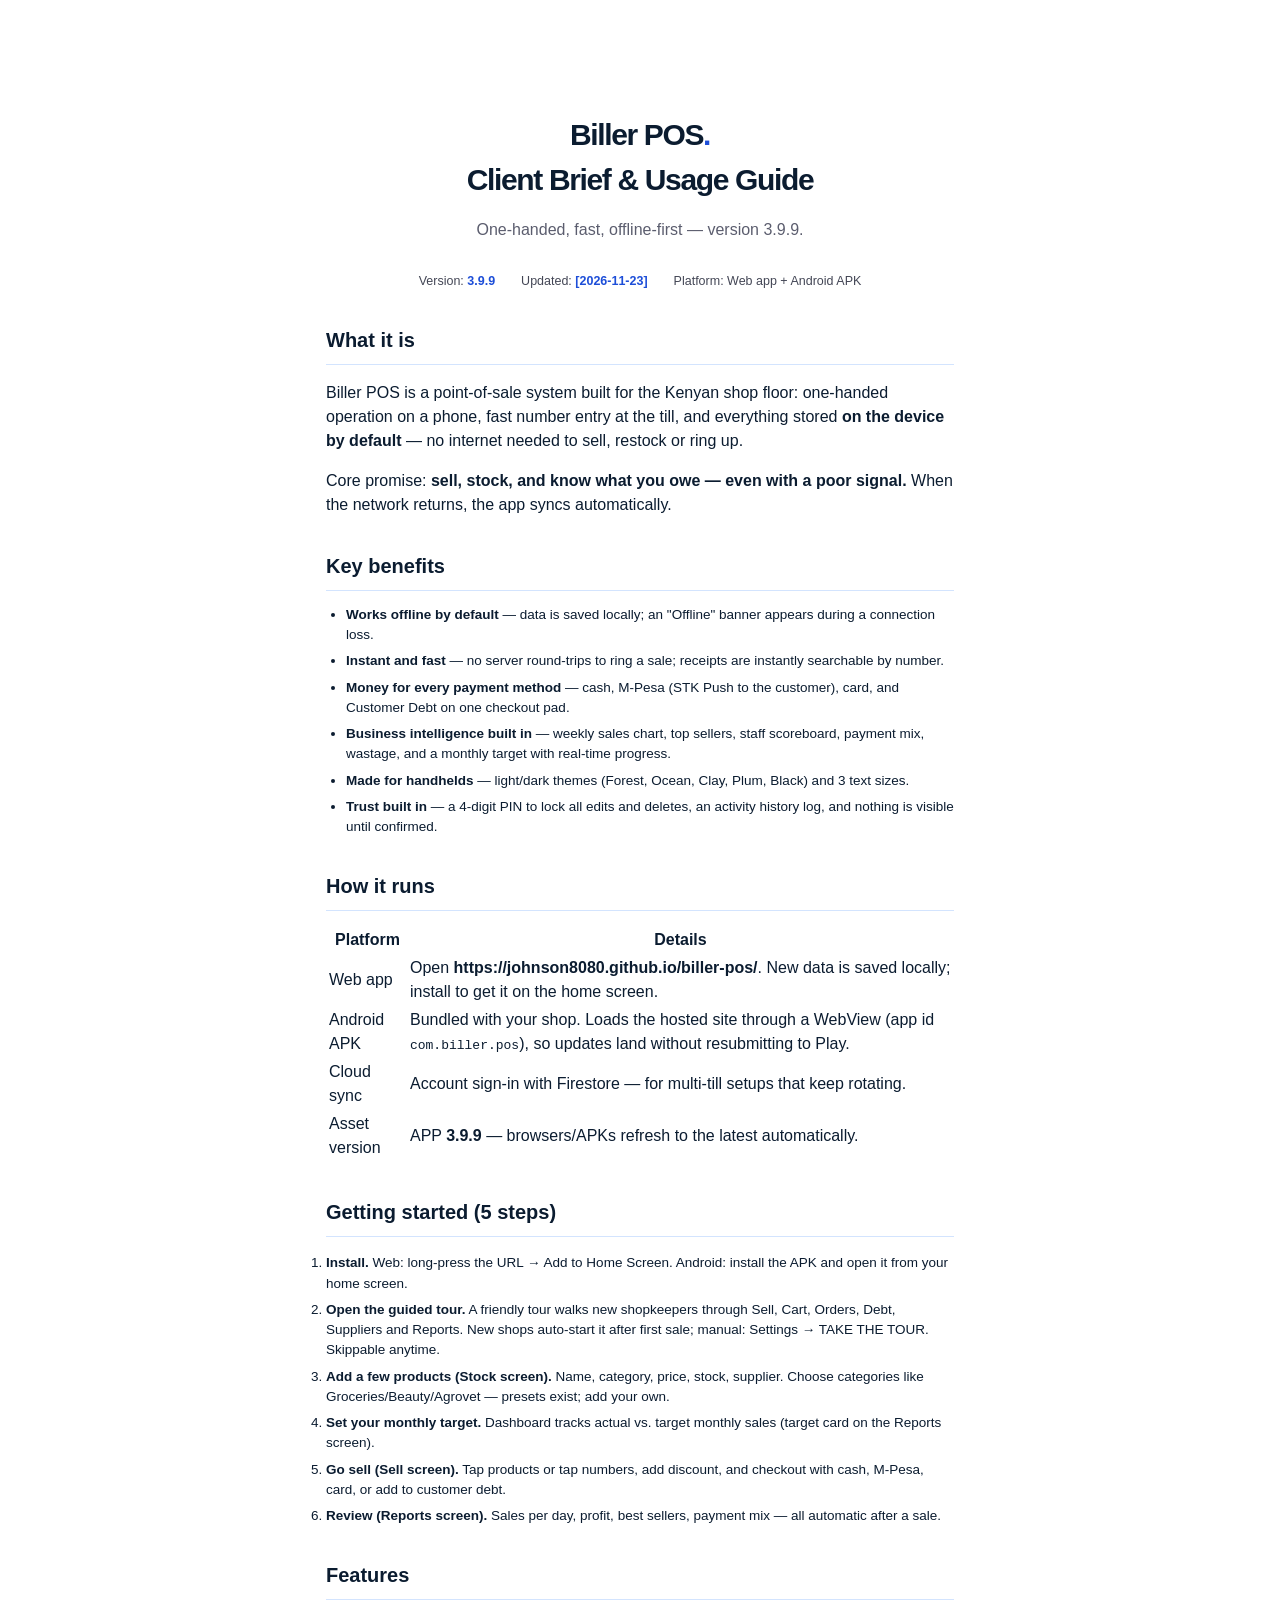
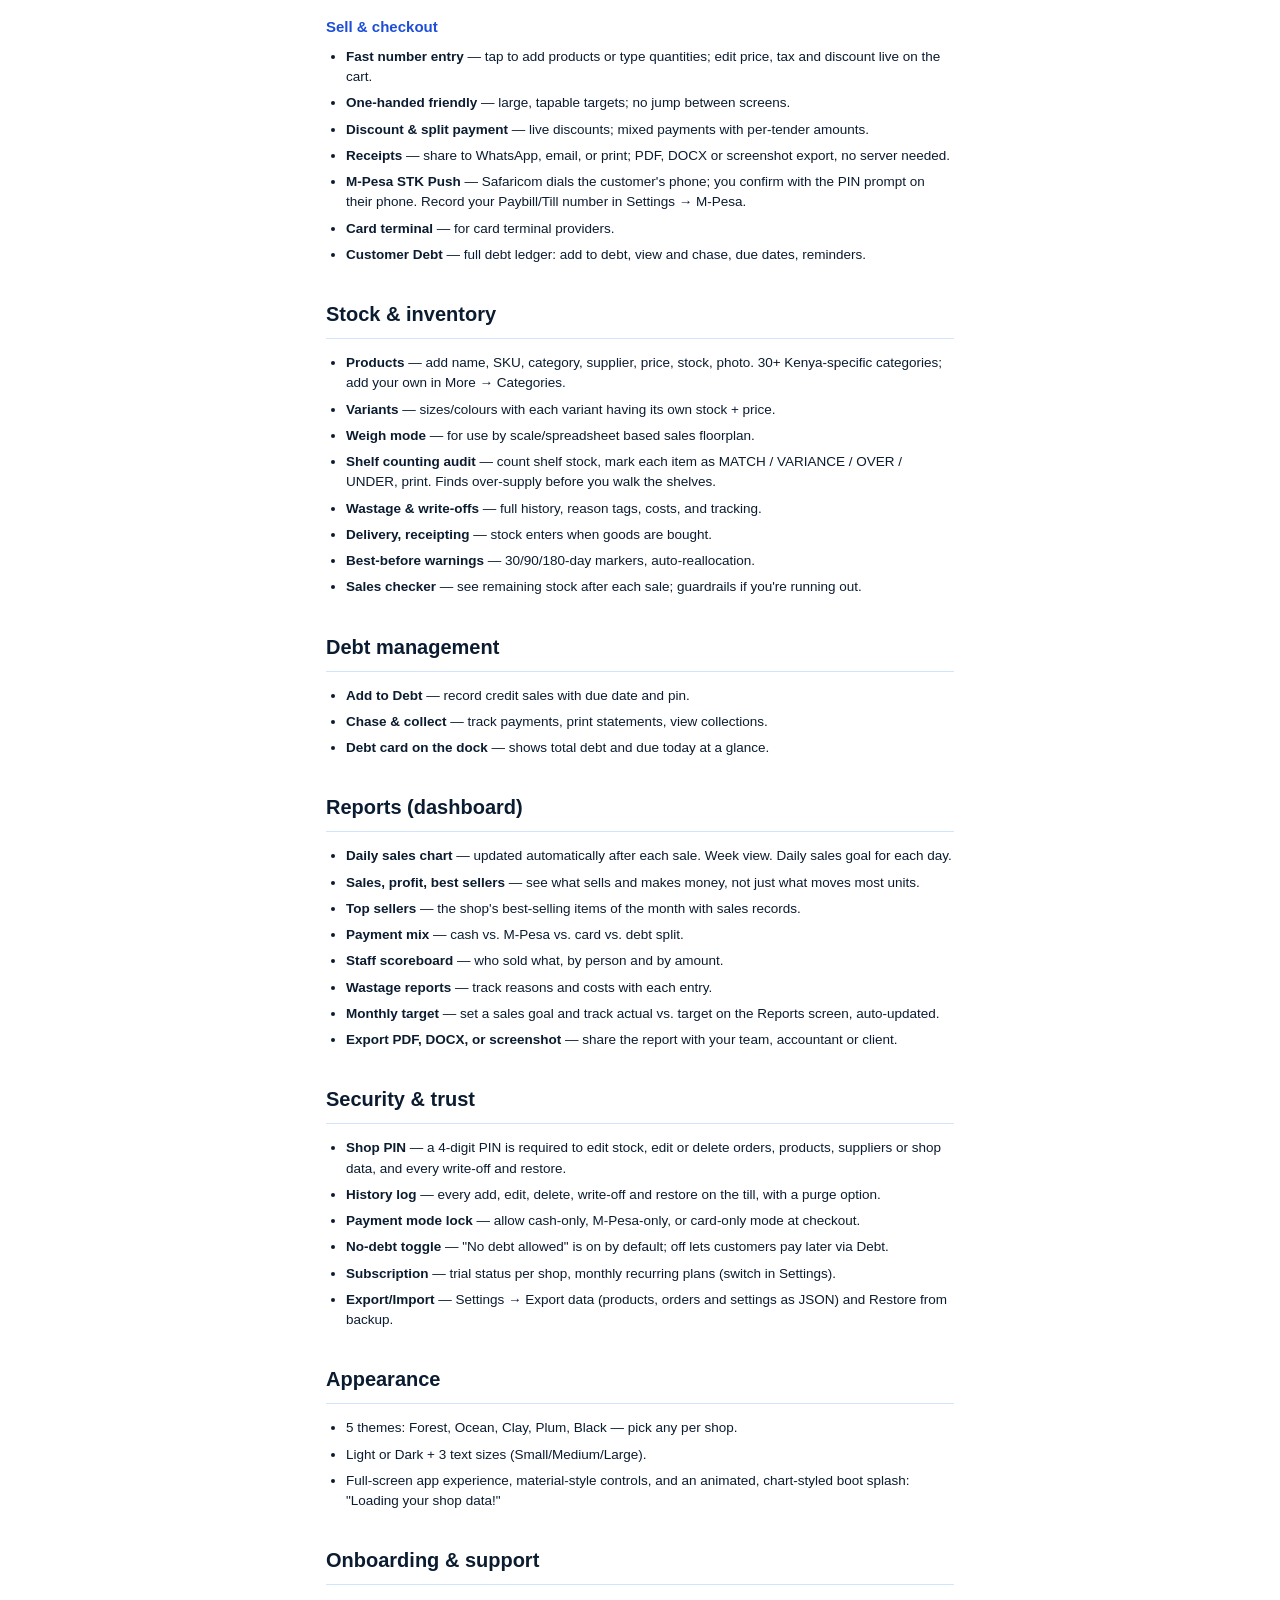
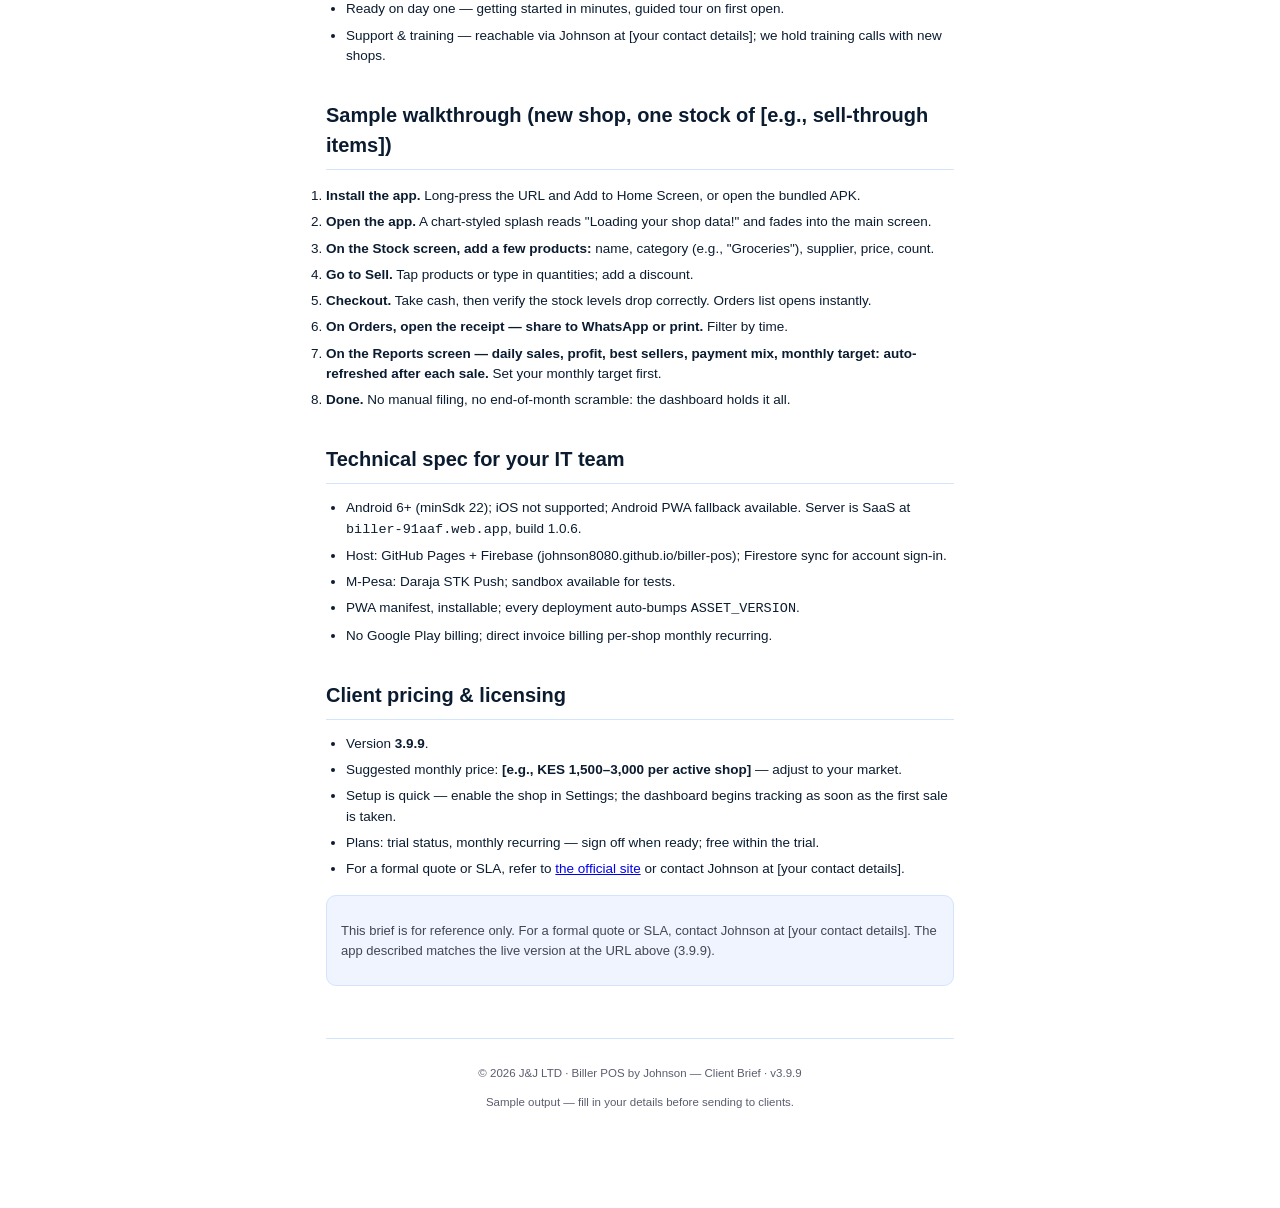
<file: Biller-POS-Client-Brief.html>
<!doctype html>
<html lang="en">
<head>
<meta charset="utf-8">
<meta name="viewport" content="width=device-width, initial-scale=1">
<title>Biller POS — Client Brief &amp; Usage Guide</title>
<style>
  :root {
    --ink: #0b1c30; --muted: #434655; --faint: #5b5d6e;
    --line: #d3e4fe; --line2: #b7c4ff; --paper: #f8f9ff; --paper2: #eff4ff;
  }
  * { box-sizing: border-box; }
  body {
    margin: 0 auto; max-width: 720px; padding: 52px 46px 86px;
    font-family: "Plus Jakarta Sans", "Helvetica Neue", Arial, sans-serif;
    color: var(--ink); background: #fff; line-height: 1.5;
  }
  .cover { text-align: center; padding-top: 60px; }
  .cover .dot { color: #1d4ed8; }
  h1 { font-size: 30px; margin: 0; letter-spacing: -.045em; }
  h2 { font-size: 20px; border-bottom: 1px solid var(--line); padding-bottom: 9px; margin: 34px 0 14px; }
  h3 { font-size: 15px; margin: 16px 0 6px; color: #1d4ed8; }
  small { color: var(--muted); font-size: 12px; }
  .kicker { display: inline-block; font-size: 11px; font-weight: 700; letter-spacing: .2em;
            padding: 6px 14px; border: 1px solid var(--line2); border-radius: 999px; color: #1d4ed8; }
  .meta { display: flex; gap: 26px; flex-wrap: wrap; justify-content: center; margin-top: 30px; color: var(--muted); font-size: 12.5px; }
  .meta b { color: #1d4ed8; font-weight: 700; }
  ul { margin: 8px 0 16px; padding-left: 20px; }
  li { font-size: 13.5px; margin: 6px 0; }
  .note { background: var(--paper2); border: 1px solid var(--line); border-radius: 10px; padding: 12px 14px; font-size: 13px; color: var(--muted); }
  footer { margin-top: 52px; font-size: 11.5px; color: var(--faint); border-top: 1px solid var(--line); padding-top: 14px; text-align: center; }
  @media print { body { max-width: 100%; padding: 0; margin: 0; } footer { page-break-inside: avoid; } }
</style>
</head>
<body>

<div class="cover">
  <h1>Biller POS<span class="dot">.</span><br>Client Brief &amp; Usage Guide</h1>
  <p style="margin-top:16px; color:var(--faint)">One-handed, fast, offline-first — version 3.9.9.</p>
  <div class="meta">
    <span>Version: <b>3.9.9</b></span>
    <span>Updated: <b>[2026-11-23]</b></span>
    <span>Platform: Web app + Android APK</span>
  </div>
</div>

<h2>What it is</h2>
<p>Biller POS is a point-of-sale system built for the Kenyan shop floor: one-handed operation on a phone, fast number entry at the till, and everything stored <b>on the device by default</b> — no internet needed to sell, restock or ring up.</p>
<p>Core promise: <b>sell, stock, and know what you owe — even with a poor signal.</b> When the network returns, the app syncs automatically.</p>

<h2>Key benefits</h2>
<ul>
  <li><b>Works offline by default</b> — data is saved locally; an "Offline" banner appears during a connection loss.</li>
  <li><b>Instant and fast</b> — no server round-trips to ring a sale; receipts are instantly searchable by number.</li>
  <li><b>Money for every payment method</b> — cash, M-Pesa (STK Push to the customer), card, and Customer Debt on one checkout pad.</li>
  <li><b>Business intelligence built in</b> — weekly sales chart, top sellers, staff scoreboard, payment mix, wastage, and a monthly target with real-time progress.</li>
  <li><b>Made for handhelds</b> — light/dark themes (Forest, Ocean, Clay, Plum, Black) and 3 text sizes.</li>
  <li><b>Trust built in</b> — a 4-digit PIN to lock all edits and deletes, an activity history log, and nothing is visible until confirmed.</li>
</ul>

<h2>How it runs</h2>
<table>
  <thead><tr><th>Platform</th><th>Details</th></tr></thead>
  <tbody>
    <tr><td>Web app</td><td>Open <b>https://johnson8080.github.io/biller-pos/</b>. New data is saved locally; install to get it on the home screen.</td></tr>
    <tr><td>Android APK</td><td>Bundled with your shop. Loads the hosted site through a WebView (app id <code>com.biller.pos</code>), so updates land without resubmitting to Play.</td></tr>
    <tr><td>Cloud sync</td><td>Account sign-in with Firestore — for multi-till setups that keep rotating.</td></tr>
    <tr><td>Asset version</td><td>APP <b>3.9.9</b> — browsers/APKs refresh to the latest automatically.</td></tr>
  </tbody>
</table>

<h2>Getting started (5 steps)</h2>
<ol style="margin-left:0; padding-left:0;">
  <li><b>Install.</b> Web: long-press the URL → Add to Home Screen. Android: install the APK and open it from your home screen.</li>
  <li><b>Open the guided tour.</b> A friendly tour walks new shopkeepers through Sell, Cart, Orders, Debt, Suppliers and Reports. New shops auto-start it after first sale; manual: Settings → TAKE THE TOUR. Skippable anytime.</li>
  <li><b>Add a few products (Stock screen).</b> Name, category, price, stock, supplier. Choose categories like Groceries/Beauty/Agrovet — presets exist; add your own.</li>
  <li><b>Set your monthly target.</b> Dashboard tracks actual vs. target monthly sales (target card on the Reports screen).</li>
  <li><b>Go sell (Sell screen).</b> Tap products or tap numbers, add discount, and checkout with cash, M-Pesa, card, or add to customer debt.</li>
  <li><b>Review (Reports screen).</b> Sales per day, profit, best sellers, payment mix — all automatic after a sale.</li>
</ol>

<h2>Features</h2>

<h3>Sell &amp; checkout</h3>
<ul>
  <li><b>Fast number entry</b> — tap to add products or type quantities; edit price, tax and discount live on the cart.</li>
  <li><b>One-handed friendly</b> — large, tapable targets; no jump between screens.</li>
  <li><b>Discount &amp; split payment</b> — live discounts; mixed payments with per-tender amounts.</li>
  <li><b>Receipts</b> — share to WhatsApp, email, or print; PDF, DOCX or screenshot export, no server needed.</li>
  <li><b>M-Pesa STK Push</b> — Safaricom dials the customer's phone; you confirm with the PIN prompt on their phone. Record your Paybill/Till number in Settings → M-Pesa.</li>
  <li><b>Card terminal</b> — for card terminal providers.</li>
  <li><b>Customer Debt</b> — full debt ledger: add to debt, view and chase, due dates, reminders.</li>
</ul>

<h2>Stock &amp; inventory</h2>
<ul>
  <li><b>Products</b> — add name, SKU, category, supplier, price, stock, photo. 30+ Kenya-specific categories; add your own in More → Categories.</li>
  <li><b>Variants</b> — sizes/colours with each variant having its own stock + price.</li>
  <li><b>Weigh mode</b> — for use by scale/spreadsheet based sales floorplan.</li>
  <li><b>Shelf counting audit</b> — count shelf stock, mark each item as MATCH / VARIANCE / OVER / UNDER, print. Finds over-supply before you walk the shelves.</li>
  <li><b>Wastage &amp; write-offs</b> — full history, reason tags, costs, and tracking.</li>
  <li><b>Delivery, receipting</b> — stock enters when goods are bought.</li>
  <li><b>Best-before warnings</b> — 30/90/180-day markers, auto-reallocation.</li>
  <li><b>Sales checker</b> — see remaining stock after each sale; guardrails if you're running out.</li>
</ul>

<h2>Debt management</h2>
<ul>
  <li><b>Add to Debt</b> — record credit sales with due date and pin.</li>
  <li><b>Chase &amp; collect</b> — track payments, print statements, view collections.</li>
  <li><b>Debt card on the dock</b> — shows total debt and due today at a glance.</li>
</ul>

<h2>Reports (dashboard)</h2>
<ul>
  <li><b>Daily sales chart</b> — updated automatically after each sale. Week view. Daily sales goal for each day.</li>
  <li><b>Sales, profit, best sellers</b> — see what sells and makes money, not just what moves most units.</li>
  <li><b>Top sellers</b> — the shop's best-selling items of the month with sales records.</li>
  <li><b>Payment mix</b> — cash vs. M-Pesa vs. card vs. debt split.</li>
  <li><b>Staff scoreboard</b> — who sold what, by person and by amount.</li>
  <li><b>Wastage reports</b> — track reasons and costs with each entry.</li>
  <li><b>Monthly target</b> — set a sales goal and track actual vs. target on the Reports screen, auto-updated.</li>
  <li><b>Export PDF, DOCX, or screenshot</b> — share the report with your team, accountant or client.</li>
</ul>

<h2>Security &amp; trust</h2>
<ul>
  <li><b>Shop PIN</b> — a 4-digit PIN is required to edit stock, edit or delete orders, products, suppliers or shop data, and every write-off and restore.</li>
  <li><b>History log</b> — every add, edit, delete, write-off and restore on the till, with a purge option.</li>
  <li><b>Payment mode lock</b> — allow cash-only, M-Pesa-only, or card-only mode at checkout.</li>
  <li><b>No-debt toggle</b> — "No debt allowed" is on by default; off lets customers pay later via Debt.</li>
  <li><b>Subscription</b> — trial status per shop, monthly recurring plans (switch in Settings).</li>
  <li><b>Export/Import</b> — Settings → Export data (products, orders and settings as JSON) and Restore from backup.</li>
</ul>

<h2>Appearance</h2>
<ul>
  <li>5 themes: Forest, Ocean, Clay, Plum, Black — pick any per shop.</li>
  <li>Light or Dark + 3 text sizes (Small/Medium/Large).</li>
  <li>Full-screen app experience, material-style controls, and an animated, chart-styled boot splash: "Loading your shop data!"</li>
</ul>

<h2>Onboarding &amp; support</h2>
<ul>
  <li>Ready on day one — getting started in minutes, guided tour on first open.</li>
  <li>Support &amp; training — reachable via Johnson at [your contact details]; we hold training calls with new shops.</li>
</ul>

<h2>Sample walkthrough (new shop, one stock of [e.g., sell-through items])</h2>
<ol style="margin-left:0; padding-left:0;">
  <li><b>Install the app.</b> Long-press the URL and Add to Home Screen, or open the bundled APK.</li>
  <li><b>Open the app.</b> A chart-styled splash reads "Loading your shop data!" and fades into the main screen.</li>
  <li><b>On the Stock screen, add a few products:</b> name, category (e.g., "Groceries"), supplier, price, count.</li>
  <li><b>Go to Sell.</b> Tap products or type in quantities; add a discount.</li>
  <li><b>Checkout.</b> Take cash, then verify the stock levels drop correctly. Orders list opens instantly.</li>
  <li><b>On Orders, open the receipt — share to WhatsApp or print.</b> Filter by time.</li>
  <li><b>On the Reports screen — daily sales, profit, best sellers, payment mix, monthly target: auto-refreshed after each sale.</b> Set your monthly target first.</li>
  <li><b>Done.</b> No manual filing, no end-of-month scramble: the dashboard holds it all.</li>
</ol>

<h2>Technical spec for your IT team</h2>
<ul>
  <li>Android 6+ (minSdk 22); iOS not supported; Android PWA fallback available. Server is SaaS at <code>biller-91aaf.web.app</code>, build 1.0.6.</li>
  <li>Host: GitHub Pages + Firebase (johnson8080.github.io/biller-pos); Firestore sync for account sign-in.</li>
  <li>M-Pesa: Daraja STK Push; sandbox available for tests.</li>
  <li>PWA manifest, installable; every deployment auto-bumps <code>ASSET_VERSION</code>.</li>
  <li>No Google Play billing; direct invoice billing per-shop monthly recurring.
</ul>

<h2>Client pricing &amp; licensing</h2>
<ul>
  <li>Version <b>3.9.9</b>.</li>
  <li>Suggested monthly price: <b>[e.g., KES 1,500–3,000 per active shop]</b> — adjust to your market.</li>
  <li>Setup is quick — enable the shop in Settings; the dashboard begins tracking as soon as the first sale is taken.</li>
  <li>Plans: trial status, monthly recurring — sign off when ready; free within the trial.</li>
  <li>For a formal quote or SLA, refer to <a href="https://johnson8080.github.io/biller-pos/">the official site</a> or contact Johnson at [your contact details].</li>
</ul>

<div class="note">
  <p>This brief is for reference only. For a formal quote or SLA, contact Johnson at [your contact details]. The app described matches the live version at the URL above (3.9.9).</p>
</div>

<footer>
  <p>&copy; 2026 J&amp;J LTD &middot; Biller POS by Johnson — Client Brief &middot; v3.9.9</p>
  <p style="margin-top:6px; color:var(--faint)">Sample output — fill in your details before sending to clients.</p>
</footer>

</body>
</html>
</file>
